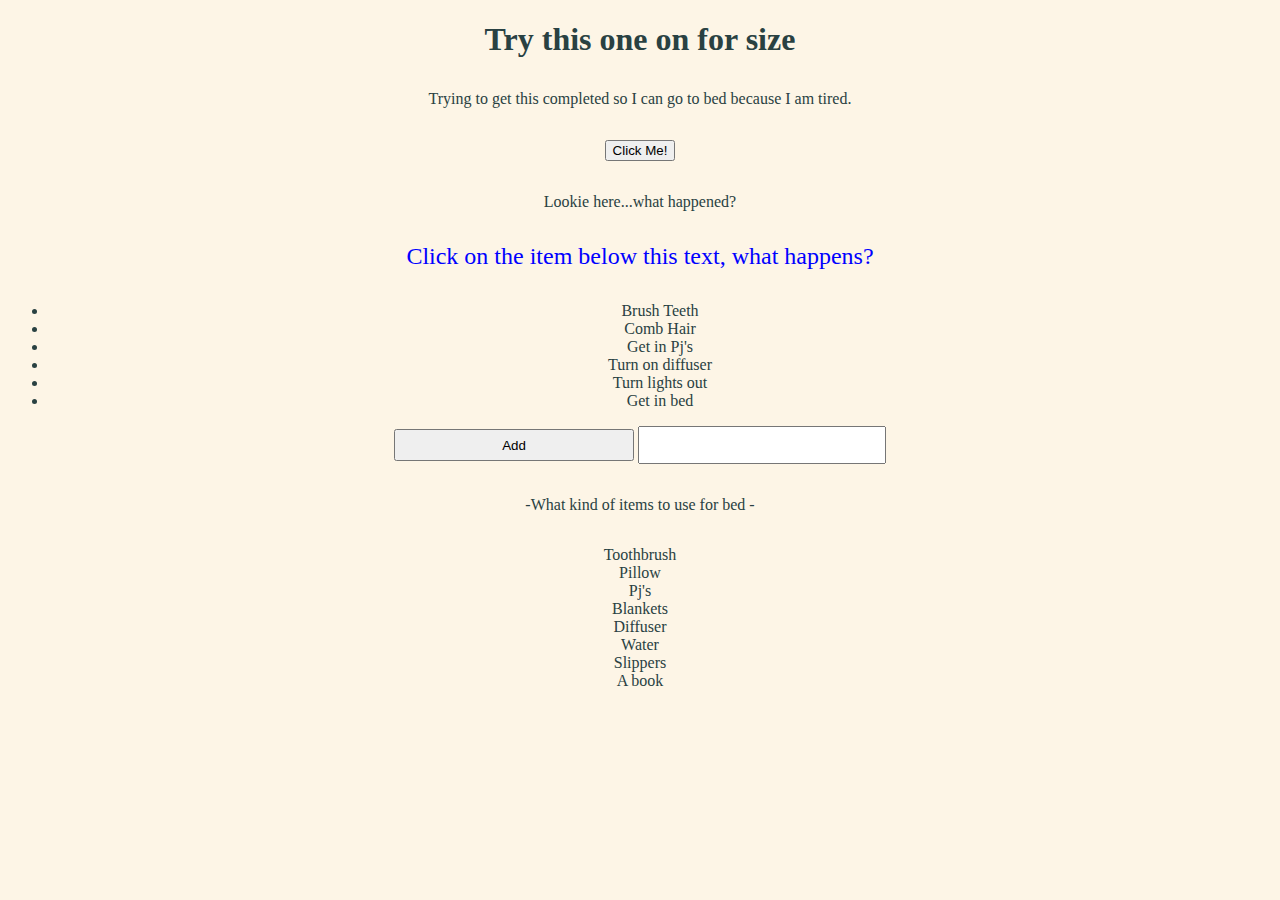
<file: Index.html>
<!-- Created by Grace Garrand -->

<!DOCTYPE html>
<html lang="en">
<head>
    <meta charset="UTF-8">
    <meta http-equiv="X-UA-Compatible" content="IE=edge">
    <meta name="viewport" content="width=device-width, initial-scale=1.0">
    <link href="styleH.css" rel="stylesheet">
    <title>Document</title>
</head>
<body>
    <div class="grid-container">
        <div><h1 class="heading1">Try this one on for size</h1></div>
<div>
    <p class="para1">Trying to get this completed so I can go to bed because I am tired.</p>
</div>
<div>
    <button class="change12">Click Me!</button>
    <p class="changeP">Lookie here...what happened?</p>
</div>
<div>
    <div>
        <p id="blue">Click on the item below this text, what happens?</p>
<ul class="bedTime">
    <li>Brush Teeth</li>
    <li>Comb Hair</li>
    <li>Get in Pj's</li>
    <li>Turn on diffuser</li>
    <li>Turn lights out</li>
    <li>Get in bed</li>
</ul>
</div>
<div class="inputDiv">
<button class="additionalLi">Add</button>
    <input class="addList" type="text" name="">
</div>
</div>
<p>-What kind of items to use for bed -</p>
<p id="bedItem"></p>
</div>
    <script src="Java.js"></script>
</body>
</html>
</file>
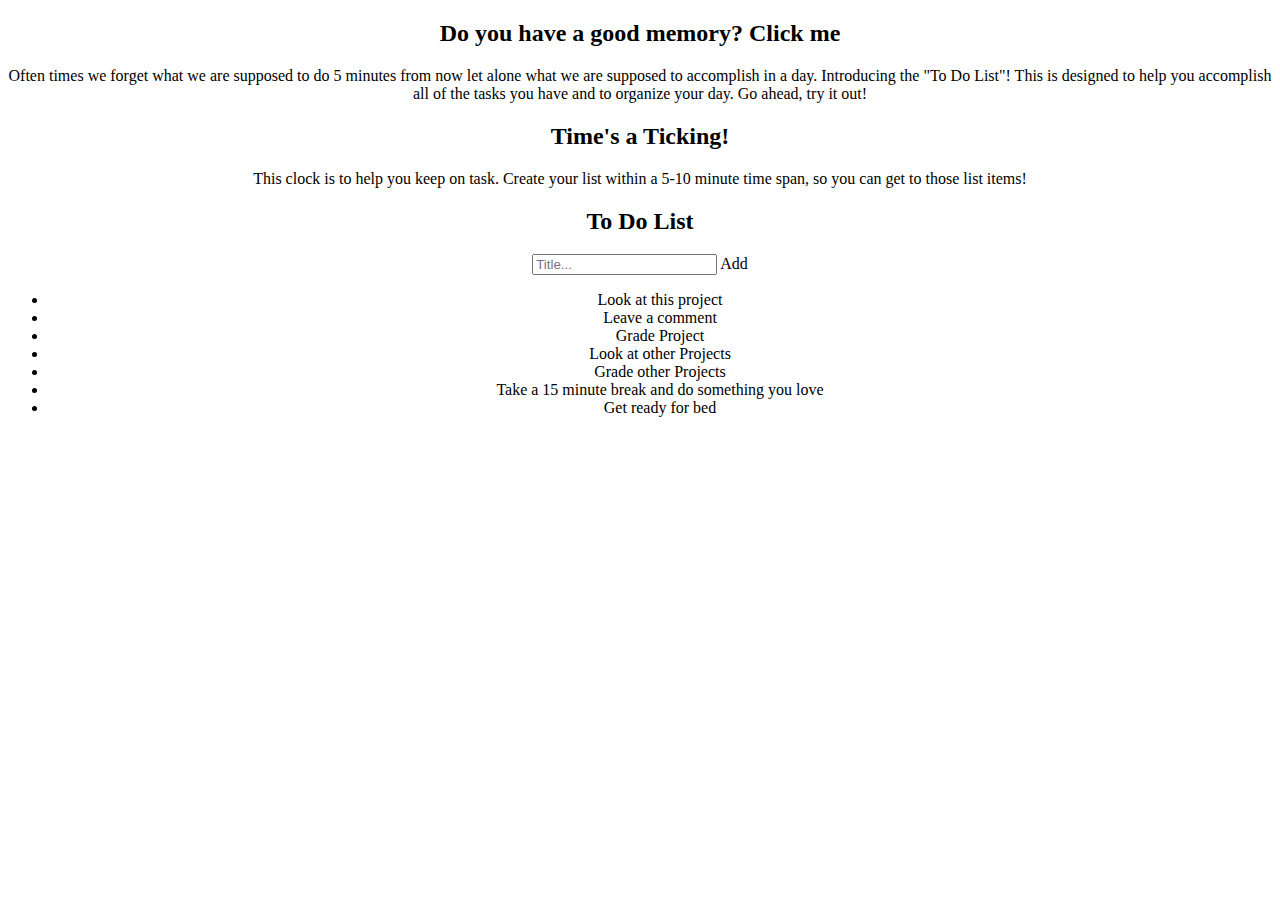
<file: index.html>
<!DOCTYPE html>
<html lang="en">
<head>
    <meta charset="UTF-8">
    <meta http-equiv="X-UA-Compatible" content="IE=edge">
    <meta name="viewport" content="width=device-width, initial-scale=1.0">
    <link rel="stylesheet" href="style1.css">
       
    <title>Document</title>
</head>
<body>
    <section id="introSec">
    <div class="Intro">
        <div id="IntroHov" button onclick="myFunction()"><h2>Do you have a good memory? Click me</h2></div>
    <p id="para">Often times we forget what we are supposed to do 5 minutes from now
        let alone what we are supposed to accomplish in a day.
        Introducing the "To Do List"! This is designed to help you accomplish
        all of the tasks you have and to organize your day. 
        Go ahead, try it out!
    </p>
    <section id="clockSec">
        <div>
            <h2>Time's a Ticking!</h2>
            <p>This clock is to help you keep on task. 
                Create your list within a 5-10 minute time span, 
                so you can get to those list items!
            </p>
        </div>
        <div id="myClock"></div>
        </div>
    </section>
</section>





    <section id="taskList">
<div id="myDIV" class="header">
    <h2>To Do List</h2>
    <input type="text" id="myInput" placeholder="Title...">
    <span class="addBtn" onclick="newElement()" >Add</span>
</div>

<ul id="myUL">
<li>Look at this project</li>
<li class="checked">Leave a comment</li>
<li>Grade Project</li>
<li>Look at other Projects</li>
<li>Grade other Projects</li>
<li>Take a 15 minute break and do something you love</li>
<li>Get ready for bed</li>
</ul>
</section>



    <script src="app.js">
    </script>
</body>
</html>
</file>
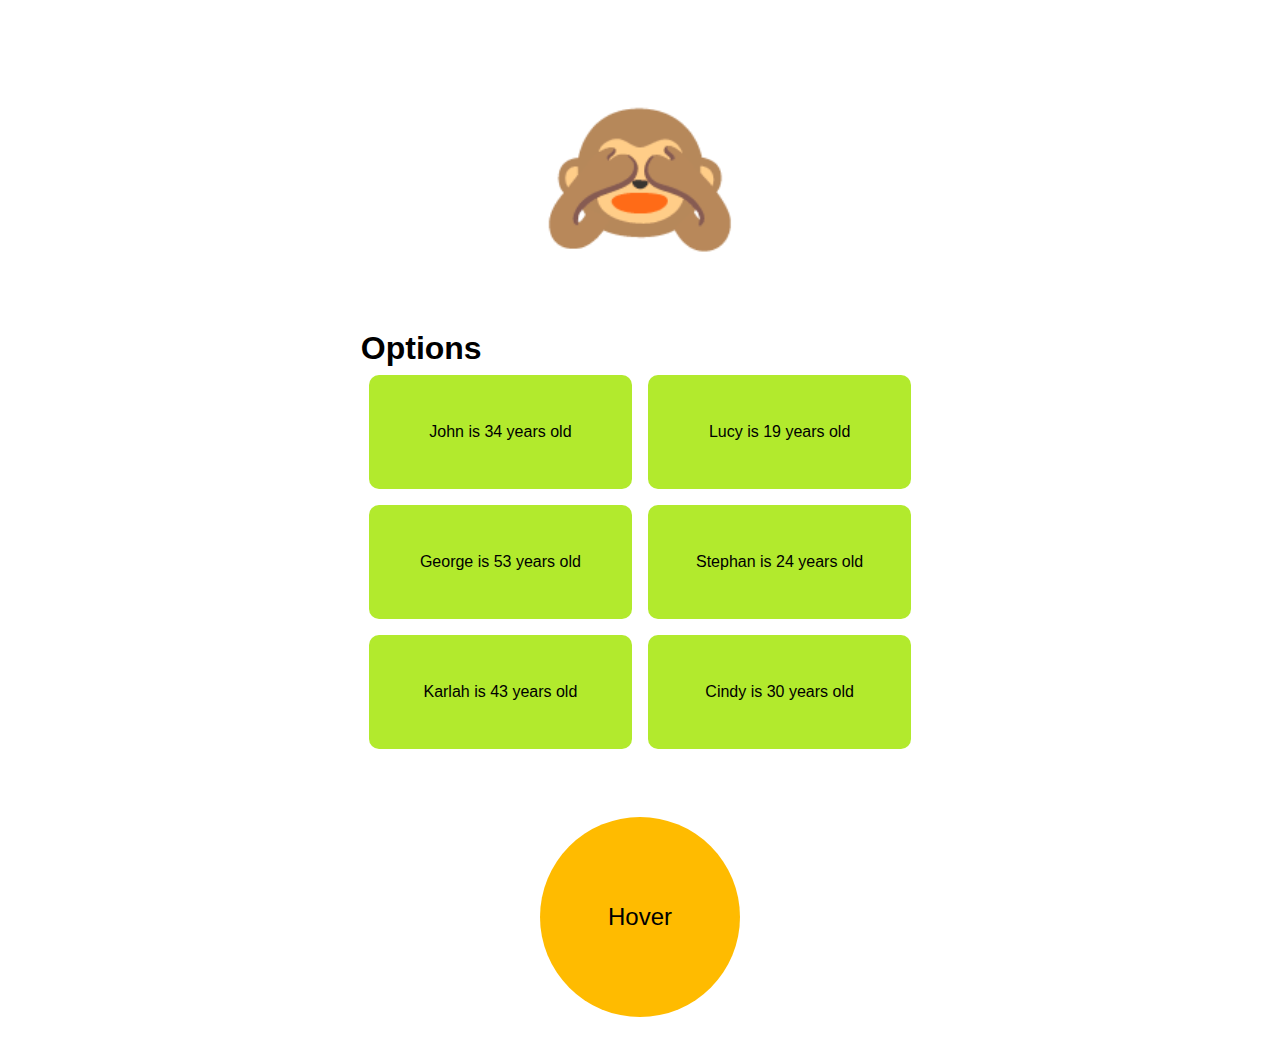
<file: Final/index.html>
<!DOCTYPE html>
<html lang="en">
<head>
    <meta charset="UTF-8">
    <meta http-equiv="X-UA-Compatible" content="IE=edge">
    <meta name="viewport" content="width=device-width, initial-scale=1.0">
    <title>Document</title>
    <link rel="stylesheet" href="styleF.css">
</head>
<body>
    <section class="blnk"></section>
    <section class="1st">
        <div class="emoji closed active">🙈</div>
        <div class="emoji open">🙉</div>
    </section>
    <section class="2nd">
        <h1>Options</h1>
        <div id="info"></div> 
    </section>
    <section class="3rd">
        <div id="circle">Hover</div>
    </section>

    <script src="app.js"></script>
</body>
</html>
</file>
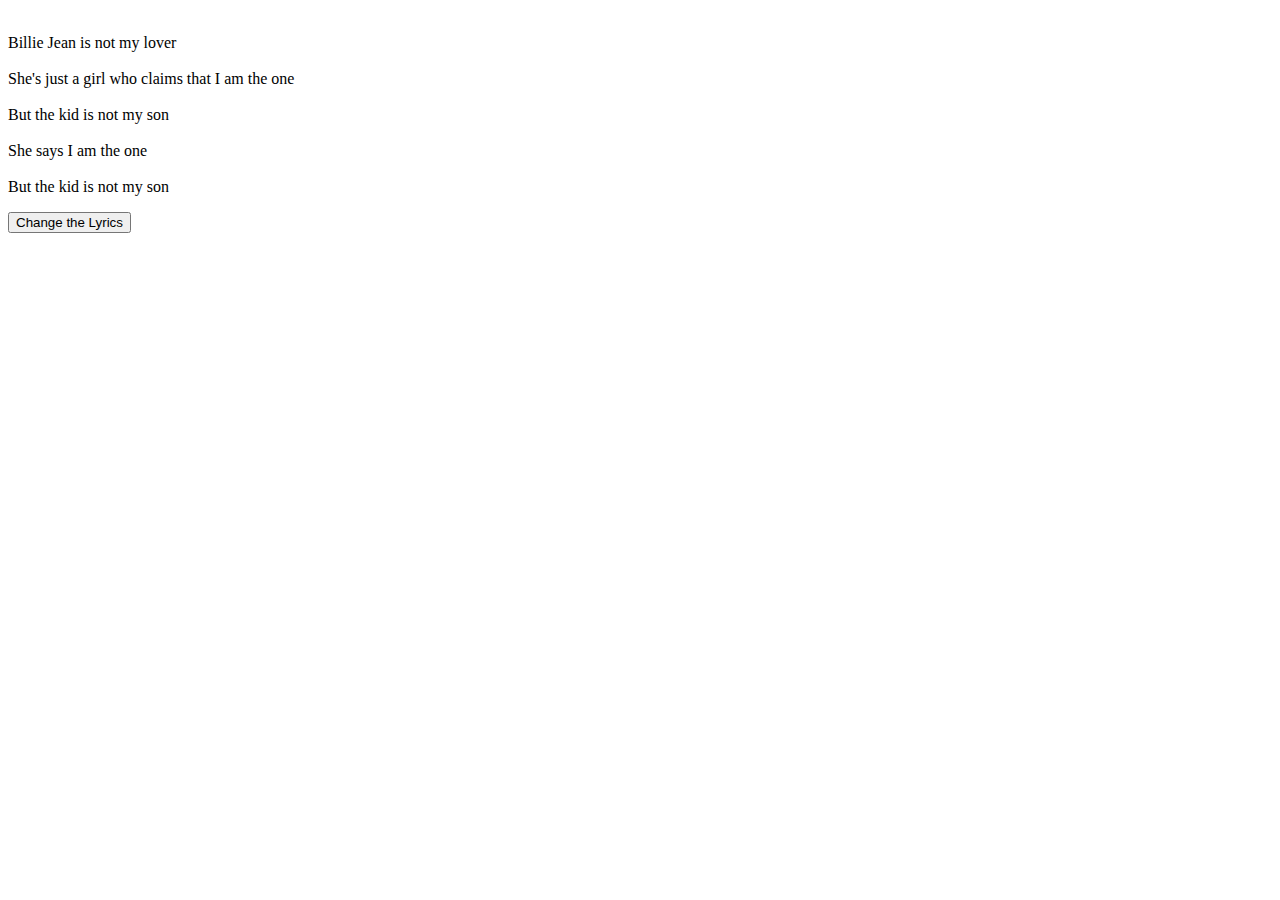
<file: index1.html>
<!DOCTYPE html>
<html lang="en">
<head>
    <meta charset="UTF-8">
    <meta http-equiv="X-UA-Compatible" content="IE=edge">
    <meta name="viewport" content="width=device-width, initial-scale=1.0">

    <title>Document</title>
</head>
<body>
    <p id="Numbers"></p>
    <p id="Lyrics">
        <br>Billie Jean is not my lover</br>
        <br>She's just a girl who claims that I am the one</br>
        <br>But the kid is not my son</br>
        <br>She says I am the one</br>
        <br>But the kid is not my son</br></p>
        <button onclick="lyricReplace()">Change the Lyrics</button>
    <script src="app1.js"></script>
</body>
</html>
</file>
<file: styleH.css>
/* Created by Grace Garrand */
body {
    color: rgb(41, 65, 66);
    text-decoration: none;
    background-color: oldlace;
    text-align: center;
}
#blue {
    color: blue;
    font-size: x-large;
}

.header2 {
    color: rgb(19, 155, 128);
}

.change1 {
    font-size: x-large;
    border: solid 5px grey;
}

input , .additionalLi {
    height: 2rem;
    width: 15rem;
}
p {
    text-align: center;
    margin: 2rem;
}
</file>
<file: style1.css>
img {
    width: 400px;
    height: 260px;
}

body {
    text-align: center;
}
h1 {
    color: darkgoldenrod;
    font-size: 36px;
    font-family: Cambria, Cochin, Georgia, Times, 'Times New Roman', serif;
}
button {
    padding: 10px 20px;
    margin: 10px;
}
</file>
<file: Final/styleF.css>
* {
    box-sizing: border-box;
    margin: 0;
    padding: 0;
    font-family: 'Trebuchet MS', 'Lucida Sans Unicode', 'Lucida Grande', 'Lucida Sans', Arial, sans-serif;
}
body {
    padding: 30px;
    display: flex;
    flex-direction: column;
    justify-content: center;
    align-items: center;
    height: 100vh;
}

section {
    padding:30px;
}

.blnk {
    padding: 100px;
}

.emoji {
    font-size: 10rem;
    cursor: pointer;
    user-select: none;
}

.closed {
    display: none;
}

.open {
    display: none;
}

.active {
    display: block;
}


#info {
    display: grid;
    grid-template-columns: 1fr 1fr;
}

#info div {
    padding: 3rem;
    background: rgb(178, 234, 045);
    margin: 0.5rem;
    border-radius: 10px;
    color: #000000;
    text-align: center;
}


#circle {
    display: flex;
    justify-content: center;
    align-items: center;
    height: 200px;
    width: 200px;
    background: #ffbb00;
    border-radius: 100px;
    font-size: 1.5rem;
    color:black;
    cursor: pointer;
    transition: cubic-bezier(0.075, 0.82, 0.165, 1) 3s;
}

.hover {
    transform: scale(2);
}
</file>
